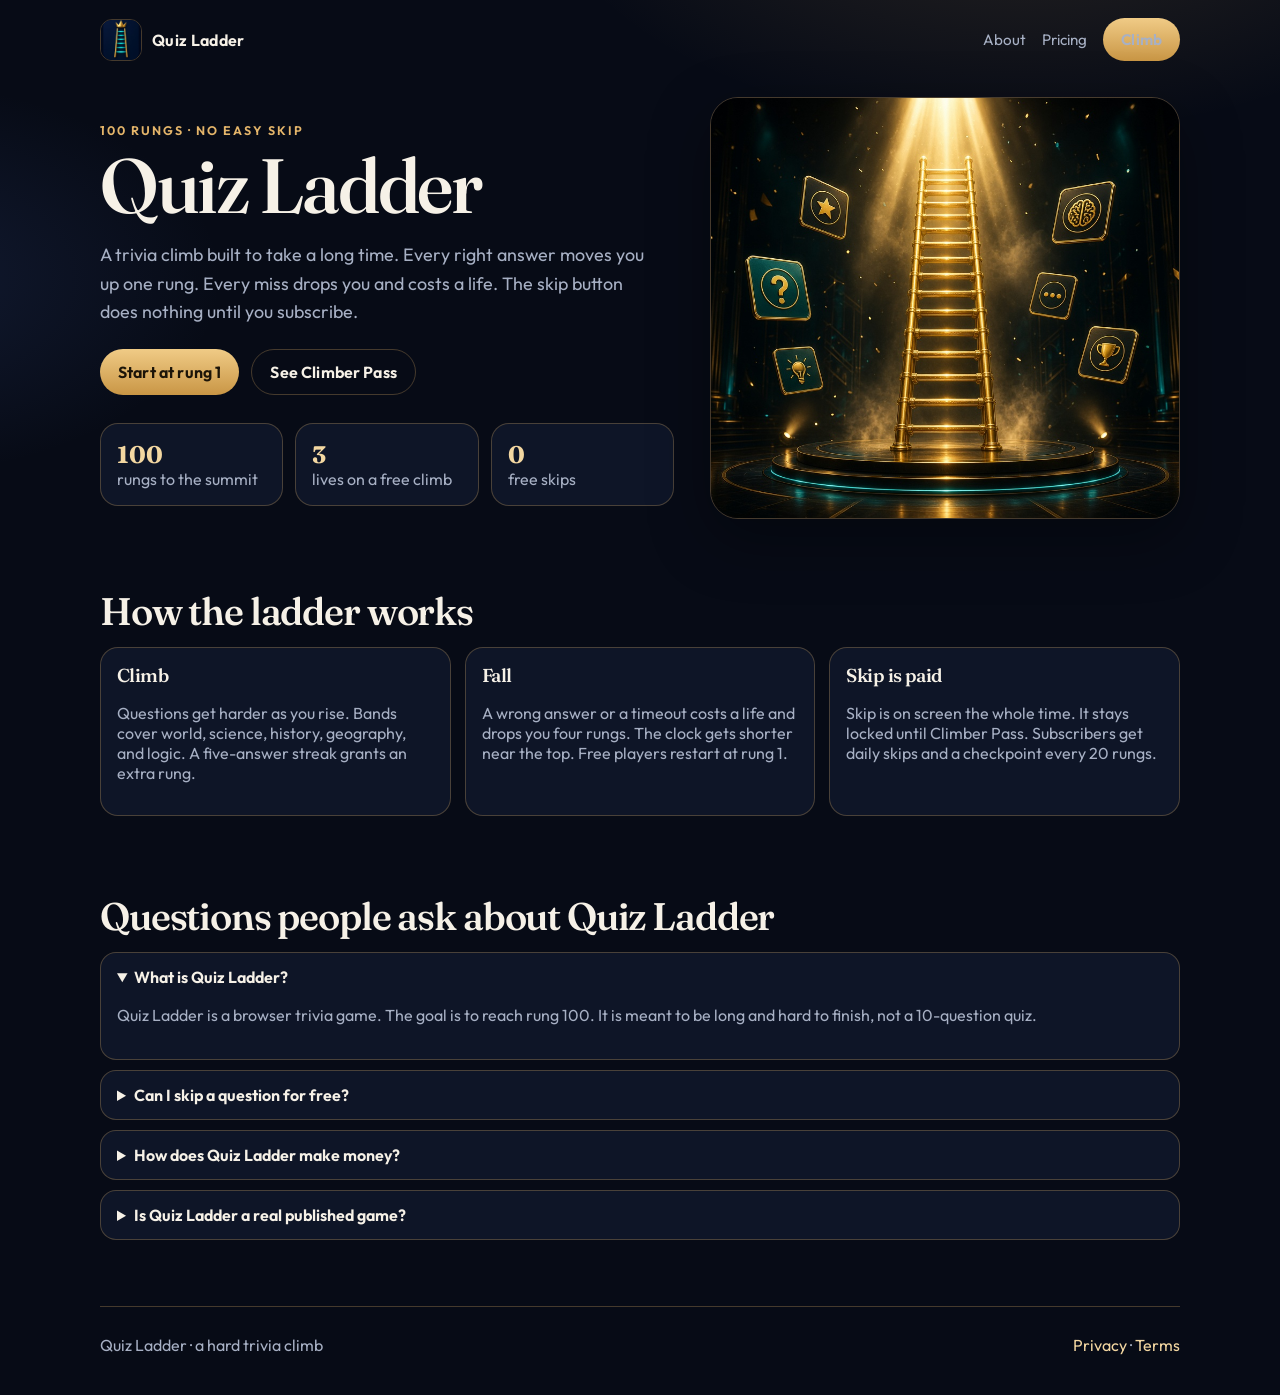
<file: index.html>
<!DOCTYPE html>
<html lang="en">
<head>
  <meta charset="utf-8">
  <meta name="viewport" content="width=device-width, initial-scale=1">
  <meta name="google-site-verification" content="vFrEBHlqX7jQmUZ0F39yfSMYKhN4dFx_-j1o2FoY-60">
  <title>Quiz Ladder — the long, hard trivia climb</title>
  <meta name="description" content="Quiz Ladder is a 100-rung trivia game. Climb with correct answers. Wrong answers drop you. Skips stay locked until you subscribe to Climber Pass.">
  <meta name="keywords" content="Quiz Ladder, quiz ladder game, hard trivia game, long quiz, subscribe to skip">
  <meta property="og:title" content="Quiz Ladder">
  <meta property="og:description" content="A 100-rung quiz that is long and hard to finish. Subscribe before you skip.">
  <meta property="og:type" content="website">
  <meta property="og:image" content="hero.jpg">
  <link rel="icon" href="logo.jpg">
  <link rel="canonical" href="https://quizladder.com/">
  <link rel="preconnect" href="https://fonts.googleapis.com">
  <link href="https://fonts.googleapis.com/css2?family=Fraunces:opsz,wght@9..144,560;9..144,640&family=Outfit:wght@400;560;650&display=swap" rel="stylesheet">
  <link rel="stylesheet" href="style.css">
  <script type="application/ld+json">
  {
    "@context": "https://schema.org",
    "@type": "WebSite",
    "name": "Quiz Ladder",
    "url": "https://quizladder.com/",
    "description": "A long, hard 100-rung trivia climb. Skips require a Climber Pass subscription."
  }
  </script>
</head>
<body>
  <div class="wrap">
    <header class="nav">
      <a class="brand" href="index.html"><img src="logo.jpg" alt="Quiz Ladder logo"> Quiz Ladder</a>
      <nav class="nav-links">
        <a href="about.html">About</a>
        <a href="pricing.html">Pricing</a>
        <a class="btn btn-gold" href="play.html">Climb</a>
      </nav>
    </header>

    <section class="hero">
      <div>
        <p class="kicker">100 rungs · no easy skip</p>
        <h1>Quiz Ladder</h1>
        <p class="lede">A trivia climb built to take a long time. Every right answer moves you up one rung. Every miss drops you and costs a life. The skip button does nothing until you subscribe.</p>
        <div class="row">
          <a class="btn btn-gold" href="play.html">Start at rung 1</a>
          <a class="btn btn-ghost" href="pricing.html">See Climber Pass</a>
        </div>
        <div class="stats">
          <div class="stat"><b>100</b><span>rungs to the summit</span></div>
          <div class="stat"><b>3</b><span>lives on a free climb</span></div>
          <div class="stat"><b>0</b><span>free skips</span></div>
        </div>
      </div>
      <div class="hero-art">
        <img src="hero.jpg" alt="Climbers on a golden ladder rising toward a bright summit">
      </div>
    </section>

    <section class="section">
      <h2>How the ladder works</h2>
      <div class="grid-3">
        <article class="card">
          <h3>Climb</h3>
          <p class="muted">Questions get harder as you rise. Bands cover world, science, history, geography, and logic. A five-answer streak grants an extra rung.</p>
        </article>
        <article class="card">
          <h3>Fall</h3>
          <p class="muted">A wrong answer or a timeout costs a life and drops you four rungs. The clock gets shorter near the top. Free players restart at rung 1.</p>
        </article>
        <article class="card">
          <h3>Skip is paid</h3>
          <p class="muted">Skip is on screen the whole time. It stays locked until Climber Pass. Subscribers get daily skips and a checkpoint every 20 rungs.</p>
        </article>
      </div>
    </section>

    <section class="section faq">
      <h2>Questions people ask about Quiz Ladder</h2>
      <details open>
        <summary>What is Quiz Ladder?</summary>
        <p>Quiz Ladder is a browser trivia game. The goal is to reach rung 100. It is meant to be long and hard to finish, not a 10-question quiz.</p>
      </details>
      <details>
        <summary>Can I skip a question for free?</summary>
        <p>No. Free climbs have no skips. You subscribe to Climber Pass before the skip button will replace a question.</p>
      </details>
      <details>
        <summary>How does Quiz Ladder make money?</summary>
        <p>The main product is Climber Pass, a subscription for skips, an extra life, and checkpoints. After the site has traffic, display ads can run on the free climb only.</p>
      </details>
      <details>
        <summary>Is Quiz Ladder a real published game?</summary>
        <p>This build is ready to publish. Put it on GitHub, deploy it, buy the domain, and submit it to Google Search Console so a search for Quiz Ladder can surface it.</p>
      </details>
    </section>

    <footer>
      <span>Quiz Ladder · a hard trivia climb</span>
      <span><a href="privacy.html">Privacy</a> · <a href="terms.html">Terms</a></span>
    </footer>
  </div>
</body>
</html>
</file>
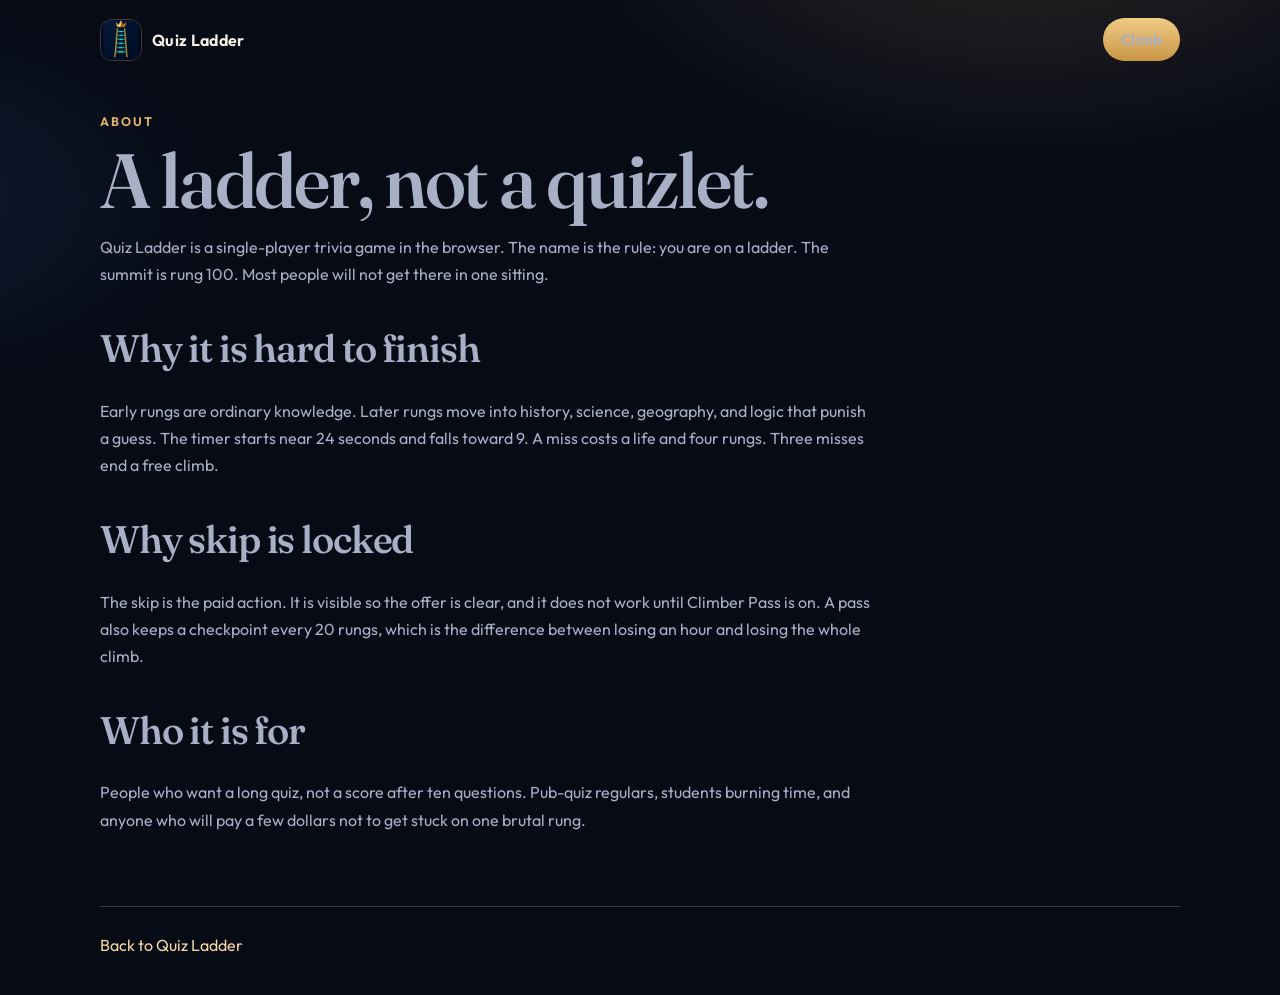
<file: about.html>
<!DOCTYPE html>
<html lang="en">
<head>
  <meta charset="utf-8">
  <meta name="viewport" content="width=device-width, initial-scale=1">
  <title>About Quiz Ladder</title>
  <meta name="description" content="Quiz Ladder is a long trivia climb of 100 rungs. It is hard to finish, and skips require a subscription.">
  <link rel="icon" href="logo.jpg">
  <link href="https://fonts.googleapis.com/css2?family=Fraunces:opsz,wght@9..144,560&family=Outfit:wght@400;650&display=swap" rel="stylesheet">
  <link rel="stylesheet" href="style.css">
</head>
<body>
  <div class="wrap">
    <header class="nav">
      <a class="brand" href="index.html"><img src="logo.jpg" alt="Quiz Ladder logo"> Quiz Ladder</a>
      <nav class="nav-links"><a class="btn btn-gold" href="play.html">Climb</a></nav>
    </header>
    <article class="section prose">
      <p class="kicker">About</p>
      <h1>A ladder, not a quizlet.</h1>
      <p>Quiz Ladder is a single-player trivia game in the browser. The name is the rule: you are on a ladder. The summit is rung 100. Most people will not get there in one sitting.</p>
      <h2>Why it is hard to finish</h2>
      <p>Early rungs are ordinary knowledge. Later rungs move into history, science, geography, and logic that punish a guess. The timer starts near 24 seconds and falls toward 9. A miss costs a life and four rungs. Three misses end a free climb.</p>
      <h2>Why skip is locked</h2>
      <p>The skip is the paid action. It is visible so the offer is clear, and it does not work until Climber Pass is on. A pass also keeps a checkpoint every 20 rungs, which is the difference between losing an hour and losing the whole climb.</p>
      <h2>Who it is for</h2>
      <p>People who want a long quiz, not a score after ten questions. Pub-quiz regulars, students burning time, and anyone who will pay a few dollars not to get stuck on one brutal rung.</p>
    </article>
    <footer><a href="index.html">Back to Quiz Ladder</a></footer>
  </div>
</body>
</html>
</file>
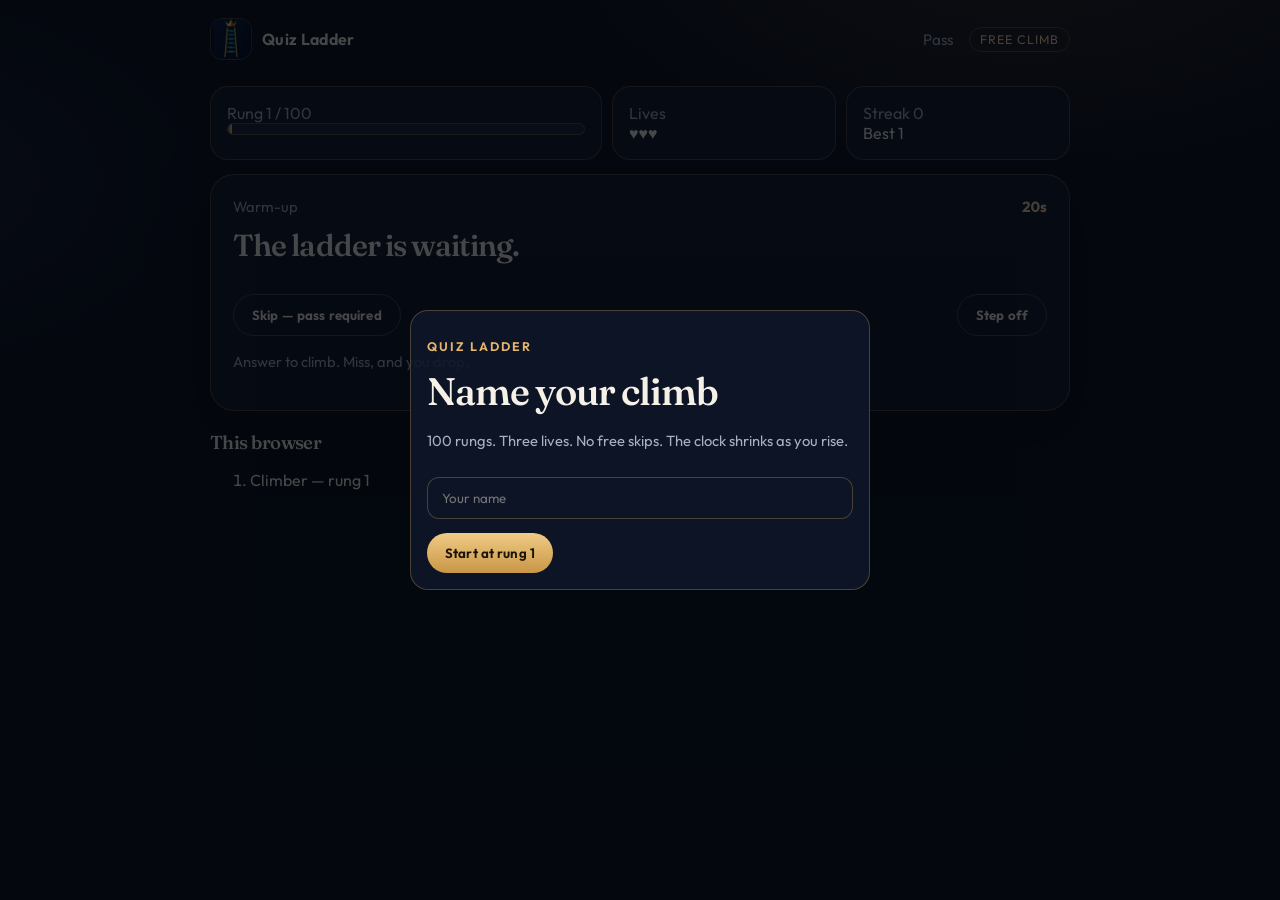
<file: play.html>
<!DOCTYPE html>
<html lang="en">
<head>
  <meta charset="utf-8">
  <meta name="viewport" content="width=device-width, initial-scale=1">
  <title>Play Quiz Ladder</title>
  <meta name="description" content="Play Quiz Ladder. Climb 100 trivia rungs. Subscribe before you skip.">
  <link rel="icon" href="logo.jpg">
  <link href="https://fonts.googleapis.com/css2?family=Fraunces:opsz,wght@9..144,560&family=Outfit:wght@400;650&display=swap" rel="stylesheet">
  <link rel="stylesheet" href="style.css">
</head>
<body>
  <div class="play-shell">
    <header class="nav">
      <a class="brand" href="index.html"><img src="logo.jpg" alt="Quiz Ladder logo"> Quiz Ladder</a>
      <nav class="nav-links">
        <a href="pricing.html">Pass</a>
        <span class="badge" id="passPill">Free climb</span>
      </nav>
    </header>

    <div class="hud">
      <div class="card">
        <div class="muted" id="rungLabel">Rung 1 / 100</div>
        <div class="ladder" aria-hidden="true"><i id="ladderFill"></i></div>
      </div>
      <div class="card"><div class="muted">Lives</div><strong id="livesLabel">♥♥♥</strong></div>
      <div class="card"><div class="muted" id="streakLabel">Streak 0</div><div id="bestLabel">Best 1</div></div>
    </div>

    <section class="qcard">
      <div class="meta">
        <span id="catLabel">Warm-up</span>
        <span class="timer" id="timer">20s</span>
      </div>
      <h2 class="question" id="question">The ladder is waiting.</h2>
      <div class="answers" id="answers"></div>
      <div class="tools">
        <button class="btn btn-ghost" id="skipBtn" type="button">Skip — pass required</button>
        <button class="btn btn-ghost" id="giveUp" type="button">Step off</button>
      </div>
      <p class="note" id="flash">Answer to climb. Miss, and you drop.</p>
    </section>

    <section class="section">
      <h3>This browser</h3>
      <ol class="clean" id="board"></ol>
    </section>
  </div>

  <div class="modal open" id="startModal">
    <div class="card">
      <p class="kicker">Quiz Ladder</p>
      <h2>Name your climb</h2>
      <p class="note">100 rungs. Three lives. No free skips. The clock shrinks as you rise.</p>
      <input class="namebox" id="nameInput" maxlength="18" placeholder="Your name">
      <button class="btn btn-gold" id="beginBtn" type="button">Start at rung 1</button>
    </div>
  </div>

  <div class="modal" id="payModal">
    <div class="card">
      <p class="kicker">Locked</p>
      <h2>Subscribe before you skip</h2>
      <p class="note">Climber Pass is $4.99 a month. It unlocks 4 skips a day, a fourth life, and a checkpoint every 20 rungs. Free players cannot skip.</p>
      <button class="btn btn-gold" id="subscribeBtn" type="button">Get Climber Pass</button>
      <p class="note" id="payNote">Payments go through Stripe once your Payment Link is pasted into js/game.js.</p>
      <input class="codebox" id="previewCode" placeholder="Owner preview code">
      <div class="row">
        <button class="btn btn-ghost" id="previewBtn" type="button">Use preview code</button>
        <button class="btn btn-ghost" id="closePay" type="button">Keep climbing</button>
      </div>
    </div>
  </div>

  <div class="modal" id="endModal">
    <div class="card">
      <p class="kicker">Quiz Ladder</p>
      <h2 id="endTitle">You fell.</h2>
      <p class="note" id="endCopy"></p>
      <button class="btn btn-gold" id="restartBtn" type="button" data-rung="1">Climb again</button>
      <a class="btn btn-ghost" href="pricing.html">See the pass</a>
    </div>
  </div>

  <script src="questions.js"></script>
  <script src="game.js"></script>
</body>
</html>
</file>
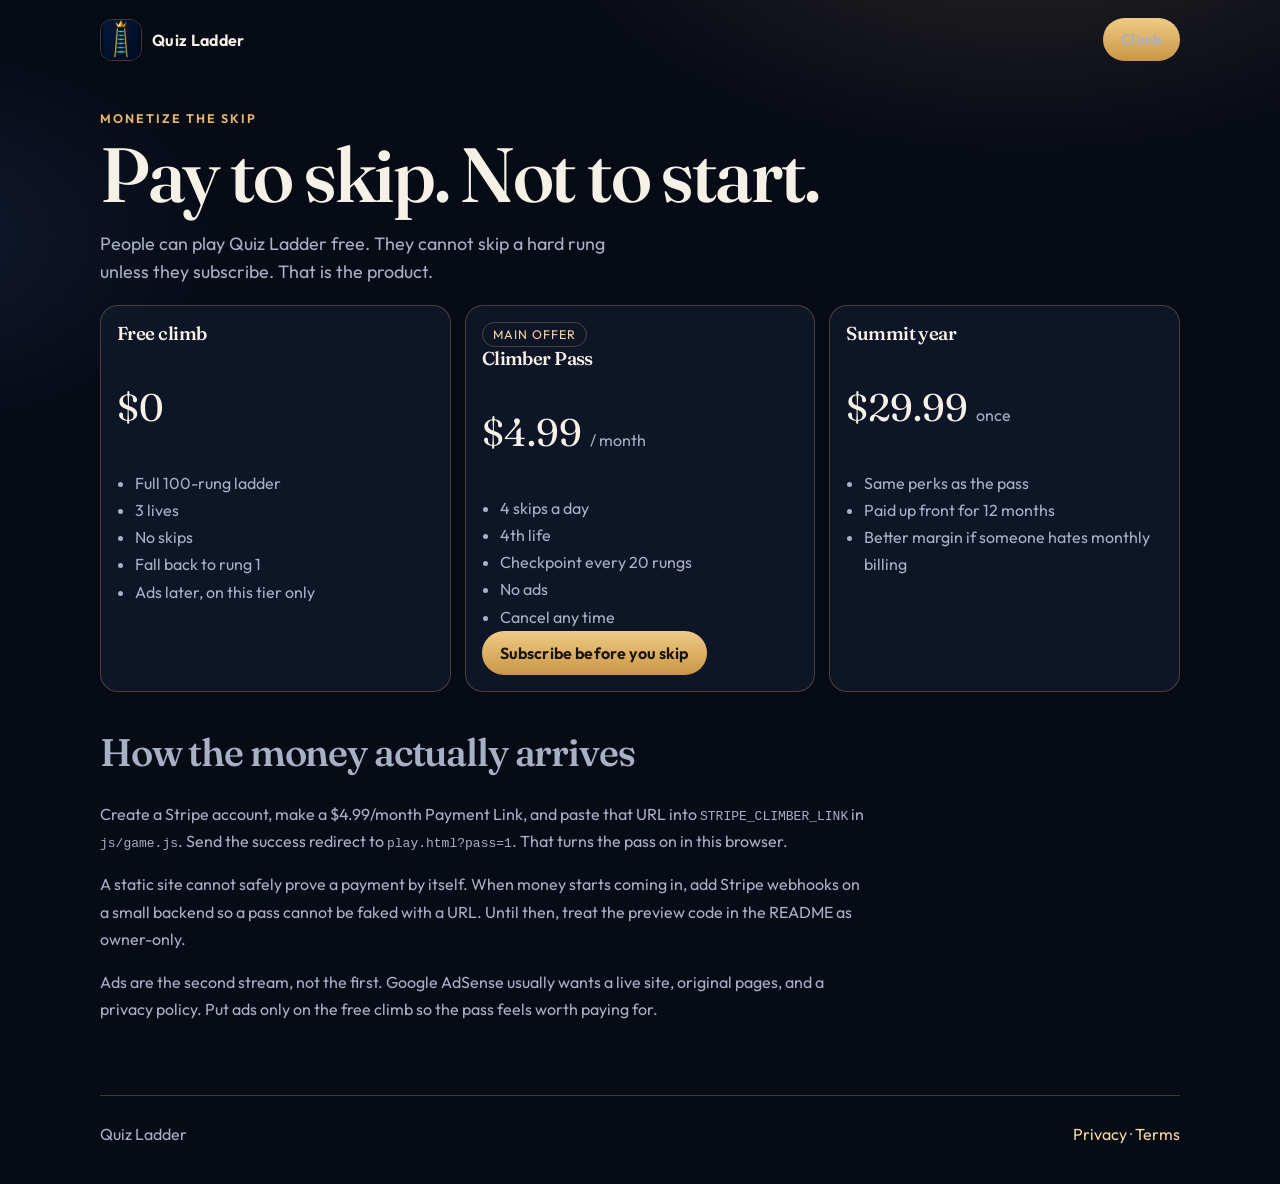
<file: pricing.html>
<!DOCTYPE html>
<html lang="en">
<head>
  <meta charset="utf-8">
  <meta name="viewport" content="width=device-width, initial-scale=1">
  <title>Quiz Ladder pricing — Climber Pass</title>
  <meta name="description" content="Quiz Ladder Climber Pass unlocks skips, an extra life, and checkpoints. Free play has no skips.">
  <link rel="icon" href="logo.jpg">
  <link href="https://fonts.googleapis.com/css2?family=Fraunces:opsz,wght@9..144,560&family=Outfit:wght@400;650&display=swap" rel="stylesheet">
  <link rel="stylesheet" href="style.css">
</head>
<body>
  <div class="wrap">
    <header class="nav">
      <a class="brand" href="index.html"><img src="logo.jpg" alt="Quiz Ladder logo"> Quiz Ladder</a>
      <nav class="nav-links"><a class="btn btn-gold" href="play.html">Climb</a></nav>
    </header>
    <section class="section">
      <p class="kicker">Monetize the skip</p>
      <h1>Pay to skip. Not to start.</h1>
      <p class="lede">People can play Quiz Ladder free. They cannot skip a hard rung unless they subscribe. That is the product.</p>
      <div class="grid-3">
        <article class="card">
          <h3>Free climb</h3>
          <p class="price">$0</p>
          <ul class="clean">
            <li>Full 100-rung ladder</li>
            <li>3 lives</li>
            <li>No skips</li>
            <li>Fall back to rung 1</li>
            <li>Ads later, on this tier only</li>
          </ul>
        </article>
        <article class="card">
          <span class="badge">Main offer</span>
          <h3>Climber Pass</h3>
          <p class="price">$4.99 <span>/ month</span></p>
          <ul class="clean">
            <li>4 skips a day</li>
            <li>4th life</li>
            <li>Checkpoint every 20 rungs</li>
            <li>No ads</li>
            <li>Cancel any time</li>
          </ul>
          <a class="btn btn-gold" href="play.html">Subscribe before you skip</a>
        </article>
        <article class="card">
          <h3>Summit year</h3>
          <p class="price">$29.99 <span>once</span></p>
          <ul class="clean">
            <li>Same perks as the pass</li>
            <li>Paid up front for 12 months</li>
            <li>Better margin if someone hates monthly billing</li>
          </ul>
        </article>
      </div>
      <div class="prose">
        <h2>How the money actually arrives</h2>
        <p>Create a Stripe account, make a $4.99/month Payment Link, and paste that URL into <code>STRIPE_CLIMBER_LINK</code> in <code>js/game.js</code>. Send the success redirect to <code>play.html?pass=1</code>. That turns the pass on in this browser.</p>
        <p>A static site cannot safely prove a payment by itself. When money starts coming in, add Stripe webhooks on a small backend so a pass cannot be faked with a URL. Until then, treat the preview code in the README as owner-only.</p>
        <p>Ads are the second stream, not the first. Google AdSense usually wants a live site, original pages, and a privacy policy. Put ads only on the free climb so the pass feels worth paying for.</p>
      </div>
    </section>
    <footer>
      <span>Quiz Ladder</span>
      <span><a href="privacy.html">Privacy</a> · <a href="terms.html">Terms</a></span>
    </footer>
  </div>
</body>
</html>
</file>
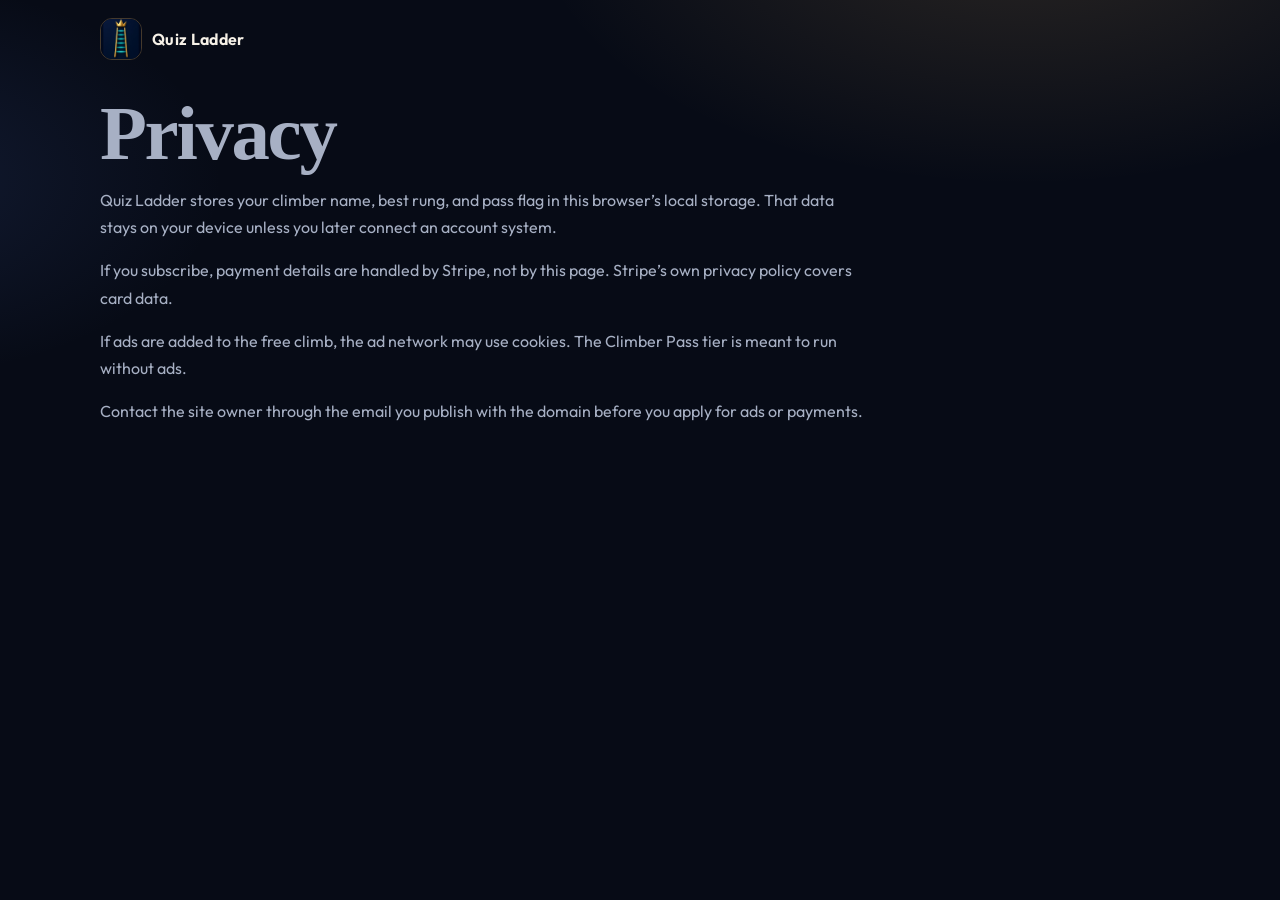
<file: privacy.html>
<!DOCTYPE html>
<html lang="en">
<head>
  <meta charset="utf-8">
  <meta name="viewport" content="width=device-width, initial-scale=1">
  <title>Quiz Ladder privacy</title>
  <meta name="description" content="Privacy policy for Quiz Ladder.">
  <link rel="icon" href="logo.jpg">
  <link href="https://fonts.googleapis.com/css2?family=Outfit:wght@400;650&display=swap" rel="stylesheet">
  <link rel="stylesheet" href="style.css">
</head>
<body>
  <div class="wrap">
    <header class="nav"><a class="brand" href="index.html"><img src="logo.jpg" alt=""> Quiz Ladder</a></header>
    <article class="section prose">
      <h1>Privacy</h1>
      <p>Quiz Ladder stores your climber name, best rung, and pass flag in this browser’s local storage. That data stays on your device unless you later connect an account system.</p>
      <p>If you subscribe, payment details are handled by Stripe, not by this page. Stripe’s own privacy policy covers card data.</p>
      <p>If ads are added to the free climb, the ad network may use cookies. The Climber Pass tier is meant to run without ads.</p>
      <p>Contact the site owner through the email you publish with the domain before you apply for ads or payments.</p>
    </article>
  </div>
</body>
</html>
</file>
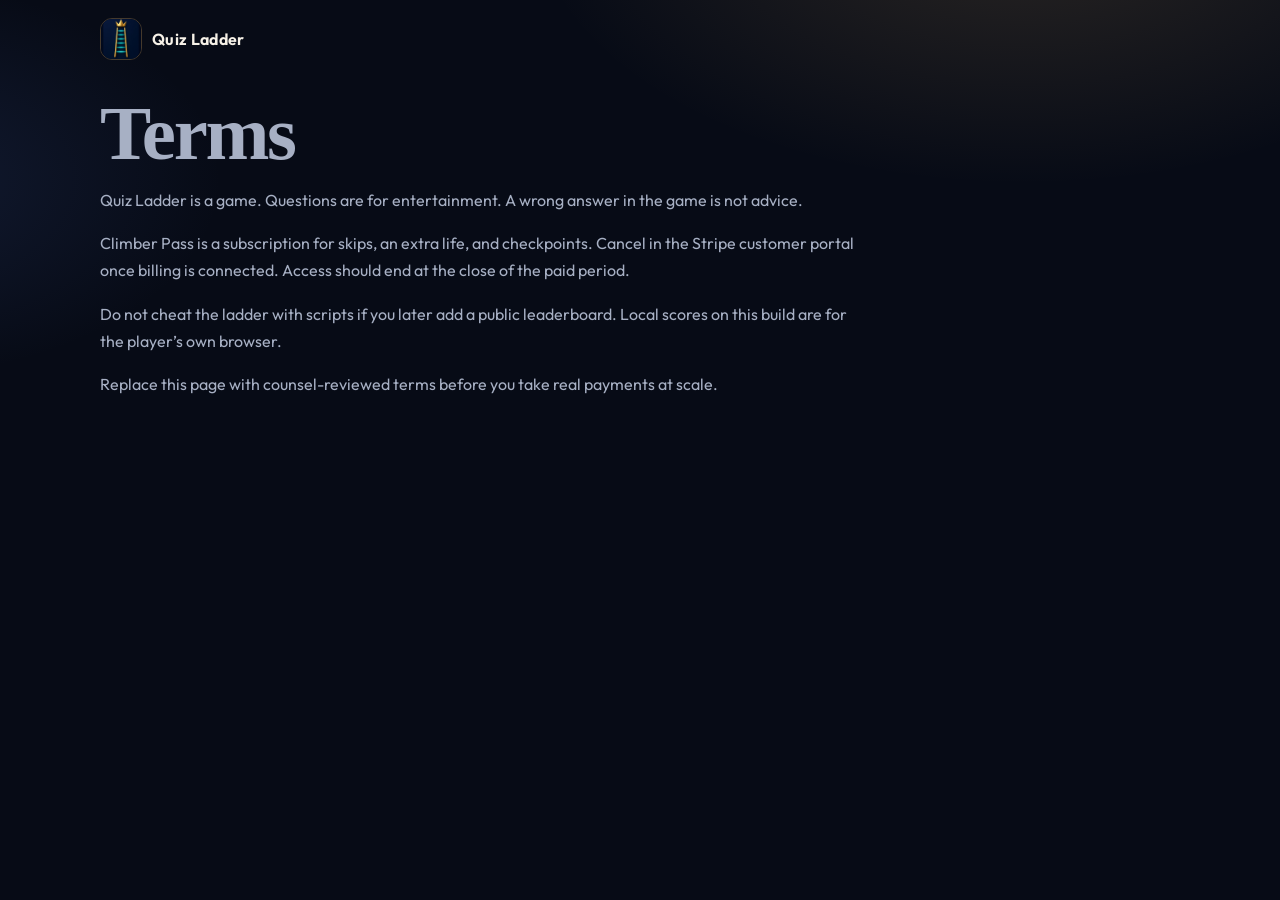
<file: terms.html>
<!DOCTYPE html>
<html lang="en">
<head>
  <meta charset="utf-8">
  <meta name="viewport" content="width=device-width, initial-scale=1">
  <title>Quiz Ladder terms</title>
  <meta name="description" content="Terms for Quiz Ladder and Climber Pass.">
  <link rel="icon" href="logo.jpg">
  <link href="https://fonts.googleapis.com/css2?family=Outfit:wght@400;650&display=swap" rel="stylesheet">
  <link rel="stylesheet" href="style.css">
</head>
<body>
  <div class="wrap">
    <header class="nav"><a class="brand" href="index.html"><img src="logo.jpg" alt=""> Quiz Ladder</a></header>
    <article class="section prose">
      <h1>Terms</h1>
      <p>Quiz Ladder is a game. Questions are for entertainment. A wrong answer in the game is not advice.</p>
      <p>Climber Pass is a subscription for skips, an extra life, and checkpoints. Cancel in the Stripe customer portal once billing is connected. Access should end at the close of the paid period.</p>
      <p>Do not cheat the ladder with scripts if you later add a public leaderboard. Local scores on this build are for the player’s own browser.</p>
      <p>Replace this page with counsel-reviewed terms before you take real payments at scale.</p>
    </article>
  </div>
</body>
</html>
</file>
<file: style.css>
/* Quiz Ladder — shared styles */
:root {
  --bg: #070b16;
  --bg-2: #10182b;
  --ink: #f6f1e7;
  --muted: #a7b0c4;
  --gold: #e4b56a;
  --gold-2: #f3d7a1;
  --line: rgba(228, 181, 106, 0.28);
  --danger: #e06a5c;
  --ok: #7dcea0;
  --card: rgba(16, 24, 43, 0.86);
  --shadow: 0 20px 60px rgba(0, 0, 0, 0.35);
  --serif: "Fraunces", "Times New Roman", serif;
  --sans: "Outfit", "Segoe UI", sans-serif;
}

* { box-sizing: border-box; }
html { scroll-behavior: smooth; }
body {
  margin: 0;
  min-height: 100vh;
  color: var(--ink);
  font-family: var(--sans);
  background:
    radial-gradient(900px 500px at 80% -10%, rgba(228, 181, 106, 0.16), transparent 55%),
    radial-gradient(700px 400px at -10% 20%, rgba(70, 100, 180, 0.18), transparent 50%),
    var(--bg);
}
a { color: var(--gold-2); text-decoration: none; }
img { max-width: 100%; display: block; }
button, input { font-family: inherit; }

.wrap { width: min(1080px, calc(100% - 32px)); margin: 0 auto; }
.nav {
  display: flex;
  align-items: center;
  justify-content: space-between;
  gap: 16px;
  padding: 18px 0;
}
.brand { display: flex; align-items: center; gap: 10px; color: var(--ink); font-weight: 650; letter-spacing: 0.02em; }
.brand img { width: 42px; height: 42px; border-radius: 12px; object-fit: cover; border: 1px solid var(--line); }
.nav-links { display: flex; gap: 16px; align-items: center; flex-wrap: wrap; }
.nav-links a { color: var(--muted); font-size: 0.95rem; }
.nav-links a:hover { color: var(--ink); }
.btn {
  display: inline-flex;
  align-items: center;
  justify-content: center;
  gap: 8px;
  border: 0;
  cursor: pointer;
  border-radius: 999px;
  padding: 12px 18px;
  font-weight: 650;
  letter-spacing: 0.01em;
}
.btn-gold { background: linear-gradient(180deg, #f0cb86, #c99645); color: #1b1408; }
.btn-ghost { background: transparent; color: var(--ink); border: 1px solid var(--line); }
.btn:disabled { opacity: 0.55; cursor: not-allowed; }

.hero { display: grid; grid-template-columns: 1.1fr 0.9fr; gap: 36px; align-items: center; padding: 18px 0 48px; }
.kicker { color: var(--gold); letter-spacing: 0.16em; text-transform: uppercase; font-size: 0.78rem; font-weight: 650; }
h1, h2, h3 { font-family: var(--serif); font-weight: 560; letter-spacing: -0.03em; margin: 0 0 12px; }
h1 { font-size: clamp(2.6rem, 6vw, 5.1rem); line-height: 0.95; }
h2 { font-size: clamp(1.8rem, 3vw, 2.6rem); }
.lede { color: var(--muted); font-size: 1.12rem; line-height: 1.6; max-width: 46ch; }
.hero-art { border-radius: 28px; overflow: hidden; border: 1px solid var(--line); box-shadow: var(--shadow); }
.hero-art img { width: 100%; height: 420px; object-fit: cover; }
.row { display: flex; gap: 12px; flex-wrap: wrap; margin-top: 22px; }
.stats { display: grid; grid-template-columns: repeat(3, 1fr); gap: 12px; margin-top: 28px; }
.stat, .card {
  background: var(--card);
  border: 1px solid var(--line);
  border-radius: 18px;
  padding: 16px;
}
.stat b { display: block; font-family: var(--serif); font-size: 1.5rem; color: var(--gold-2); }
.stat span, .muted { color: var(--muted); }

.section { padding: 20px 0 56px; }
.grid-3 { display: grid; grid-template-columns: repeat(3, 1fr); gap: 14px; }
.price { font-family: var(--serif); font-size: 2.4rem; }
.price span { font-family: var(--sans); font-size: 1rem; color: var(--muted); }
ul.clean { margin: 10px 0 0; padding-left: 18px; color: var(--muted); line-height: 1.7; }
.faq details { background: var(--card); border: 1px solid var(--line); border-radius: 16px; padding: 14px 16px; margin-bottom: 10px; }
.faq summary { cursor: pointer; font-weight: 650; }
.faq p { color: var(--muted); line-height: 1.6; }
footer { border-top: 1px solid var(--line); padding: 28px 0 40px; color: var(--muted); display: flex; justify-content: space-between; gap: 12px; flex-wrap: wrap; }

.play-shell { width: min(860px, calc(100% - 24px)); margin: 0 auto; padding-bottom: 40px; }
.hud { display: grid; grid-template-columns: 1.4fr 0.8fr 0.8fr; gap: 10px; margin: 8px 0 14px; }
.ladder {
  height: 12px;
  background: #1a2236;
  border-radius: 999px;
  overflow: hidden;
  border: 1px solid var(--line);
}
.ladder > i { display: block; height: 100%; width: 1%; background: linear-gradient(90deg, #8d6a32, #f0cb86); }
.qcard { background: var(--card); border: 1px solid var(--line); border-radius: 24px; padding: 22px; box-shadow: var(--shadow); }
.meta { display: flex; justify-content: space-between; gap: 8px; color: var(--muted); font-size: 0.92rem; margin-bottom: 10px; }
.question { font-family: var(--serif); font-size: clamp(1.35rem, 3vw, 1.9rem); line-height: 1.25; margin: 8px 0 16px; }
.answers { display: grid; gap: 10px; }
.answer {
  text-align: left;
  background: #121a2e;
  color: var(--ink);
  border: 1px solid rgba(255,255,255,0.06);
  border-radius: 14px;
  padding: 14px 14px;
  font-size: 1rem;
  cursor: pointer;
}
.answer:hover { border-color: var(--line); }
.answer.good { background: rgba(125, 206, 160, 0.18); border-color: var(--ok); }
.answer.bad { background: rgba(224, 106, 92, 0.18); border-color: var(--danger); }
.tools { display: flex; justify-content: space-between; gap: 10px; margin-top: 14px; flex-wrap: wrap; }
.timer { font-variant-numeric: tabular-nums; color: var(--gold-2); font-weight: 700; }
.modal {
  position: fixed; inset: 0; background: rgba(4, 6, 12, 0.72);
  display: none; align-items: center; justify-content: center; padding: 18px; z-index: 20;
}
.modal.open { display: flex; }
.modal .card { width: min(460px, 100%); }
.namebox, .codebox { width: 100%; margin: 10px 0 14px; padding: 12px 14px; border-radius: 12px; border: 1px solid var(--line); background: #0d1426; color: var(--ink); }
.note { font-size: 0.92rem; color: var(--muted); line-height: 1.55; }
.badge { display: inline-block; border: 1px solid var(--line); color: var(--gold-2); border-radius: 999px; padding: 4px 10px; font-size: 0.78rem; letter-spacing: 0.08em; text-transform: uppercase; }
.prose { color: var(--muted); line-height: 1.7; max-width: 70ch; }
.prose h2 { margin-top: 28px; }

@media (max-width: 800px) {
  .hero, .grid-3, .hud { grid-template-columns: 1fr; }
  .hero-art img { height: 240px; }
  .nav-links a:not(.btn) { display: none; }
}
</file>
